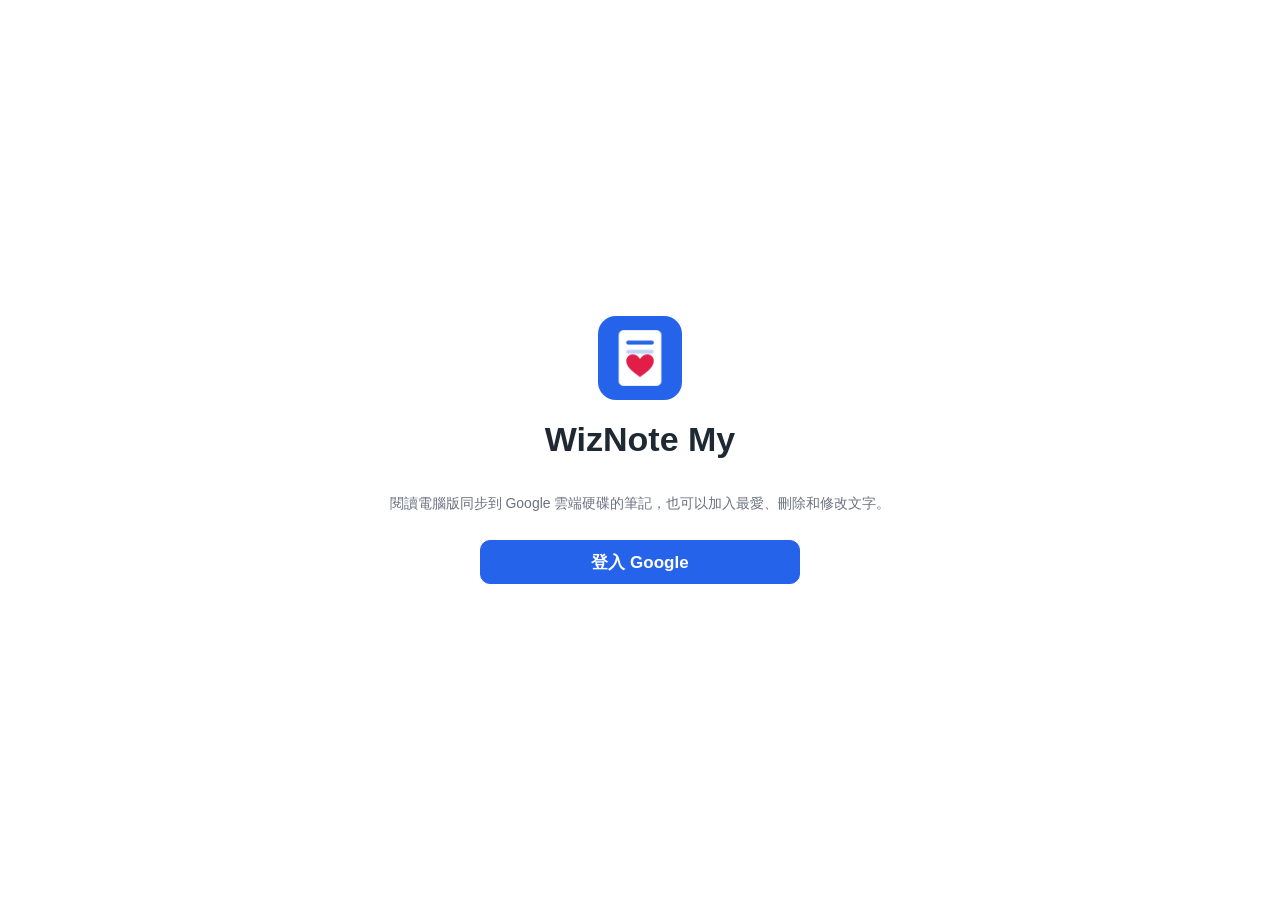
<file: index.html>
<!doctype html>
<html lang="zh-Hant">
<head>
<meta charset="utf-8">
<meta name="viewport" content="width=device-width, initial-scale=1, viewport-fit=cover">
<meta name="apple-mobile-web-app-capable" content="yes">
<meta name="apple-mobile-web-app-title" content="WizNote My">
<meta name="apple-mobile-web-app-status-bar-style" content="default">
<meta name="referrer" content="no-referrer">
<meta http-equiv="Content-Security-Policy" content="default-src 'none'; script-src 'self'; style-src 'self'; img-src 'self' blob: data: https:; connect-src https://www.googleapis.com https://*.googleusercontent.com; manifest-src 'self'; worker-src 'self'; base-uri 'none'; form-action 'none'">
<link rel="manifest" href="manifest.webmanifest">
<link rel="apple-touch-icon" href="icons/icon-180.png">
<link rel="stylesheet" href="style.css">
<title>WizNote My</title>
</head>
<body>
<div id="login-view" class="center" hidden>
  <img src="icons/icon-180.png" alt="" width="84" height="84">
  <h1>WizNote My</h1>
  <p class="muted">閱讀電腦版同步到 Google 雲端硬碟的筆記，也可以加入最愛、刪除和修改文字。</p>
  <button id="login" class="primary" type="button">登入 Google</button>
</div>

<div id="home-view" hidden>
  <header class="bar">
    <div class="bar-row">
      <button id="folder-back" class="icon" type="button" aria-label="回上一層" hidden>‹</button>
      <h1 id="home-title">全部筆記</h1>
      <button id="settings" class="icon" type="button" aria-label="設定">⚙︎</button>
    </div>
    <input id="search" type="search" placeholder="搜尋標題與摘要" aria-label="搜尋" autocomplete="off" autocapitalize="off" spellcheck="false">
    <div class="tabs" role="tablist">
      <button class="tab" type="button" role="tab" data-tab="all">全部</button>
      <button class="tab" type="button" role="tab" data-tab="fav">♥ 最愛</button>
      <button class="tab" type="button" role="tab" data-tab="folders">分類</button>
    </div>
    <div id="banner" class="banner" hidden></div>
  </header>
  <div class="sortbar">
    <span id="count" class="muted"></span>
    <select id="sort" aria-label="排序方式">
      <option value="m">修改時間</option>
      <option value="c">建立時間</option>
      <option value="t">標題</option>
    </select>
    <button id="order" type="button"></button>
  </div>
  <div id="folders" hidden></div>
  <button id="search-full" class="wide" type="button" hidden></button>
  <div id="list"></div>
  <div id="sentinel"></div>
</div>

<div id="note-view" hidden>
  <header class="bar">
    <div class="bar-row">
      <button id="note-back" class="icon" type="button" aria-label="返回">‹</button>
      <h1 id="note-title"></h1>
      <button id="note-toc" class="icon" type="button" aria-label="問題目錄" hidden>☰</button>
      <button id="note-fav" class="icon fav-toggle" type="button" aria-label="加入我的最愛">♡</button>
      <button id="note-edit" class="icon" type="button" aria-label="修改內文" disabled>✎</button>
      <button id="note-trash" class="icon" type="button" aria-label="刪除">🗑</button>
      <button id="edit-cancel" class="text-btn" type="button" hidden>取消</button>
      <button id="edit-save" class="text-btn primary" type="button" hidden>儲存</button>
    </div>
  </header>
  <div id="note-banner" class="banner" hidden></div>
  <article>
    <p id="note-meta" class="muted"></p>
    <div id="note-actions" class="actions"></div>
    <div id="note-body" class="content"></div>
    <p id="edit-hint" class="muted" hidden>直接修改文字即可。<code>![image](…)</code> 這類行是圖片，刪掉圖片就不見了。</p>
    <textarea id="note-editor" aria-label="內文" spellcheck="false" autocapitalize="off" hidden></textarea>
  </article>
</div>

<div id="sheet" class="sheet" hidden>
  <div class="sheet-box">
    <h2>設定</h2>
    <p id="sheet-account" class="muted"></p>
    <p id="sheet-storage" class="muted"></p>
    <p id="sheet-pending" class="muted"></p>
    <div id="style-box">
      <h3>閱讀樣式</h3>
      <div class="style-row"><span>底色</span><div class="seg" data-key="theme">
        <button type="button" data-v="auto">自動</button><button type="button" data-v="white">純白</button><button type="button" data-v="paper">紙張</button><button type="button" data-v="green">護眼</button><button type="button" data-v="night">夜間</button>
      </div></div>
      <div class="style-row"><span>字級</span><div class="seg" data-key="size">
        <button type="button" data-v="15">小</button><button type="button" data-v="17">中</button><button type="button" data-v="19">大</button><button type="button" data-v="21">特大</button>
      </div></div>
      <div class="style-row"><span>粗體</span><div class="seg" data-key="boldc">
        <button type="button" data-v="on">帶顏色</button><button type="button" data-v="off">只加粗</button>
      </div></div>
      <div class="style-row"><span>對話</span><div class="seg" data-key="bubble">
        <button type="button" data-v="on">問題加底色</button><button type="button" data-v="off">一般文字</button>
      </div></div>
    </div>
    <button id="refresh" class="wide" type="button">立即更新筆記清單</button>
    <button id="clear-cache" class="wide" type="button">清除手機上的離線內容</button>
    <button id="logout" class="wide" type="button">登出</button>
    <button id="sheet-close" class="wide primary" type="button">關閉</button>
  </div>
</div>

<div id="jump" hidden>
  <button id="jump-top" type="button" aria-label="到最上面">↑</button>
  <button id="jump-bottom" type="button" aria-label="到最下面">↓</button>
</div>

<div id="toc" class="sheet" hidden>
  <div class="sheet-box toc-box">
    <div class="toc-head"><h2>問題目錄</h2><span id="toc-count" class="muted"></span></div>
    <div id="toc-list"></div>
    <button id="toc-close" class="wide primary" type="button">關閉</button>
  </div>
</div>

<div id="toast" hidden></div>
<script src="vendor/marked.umd.js"></script>
<script src="vendor/purify.min.js"></script>
<script src="app.js"></script>
</body>
</html>
</file>
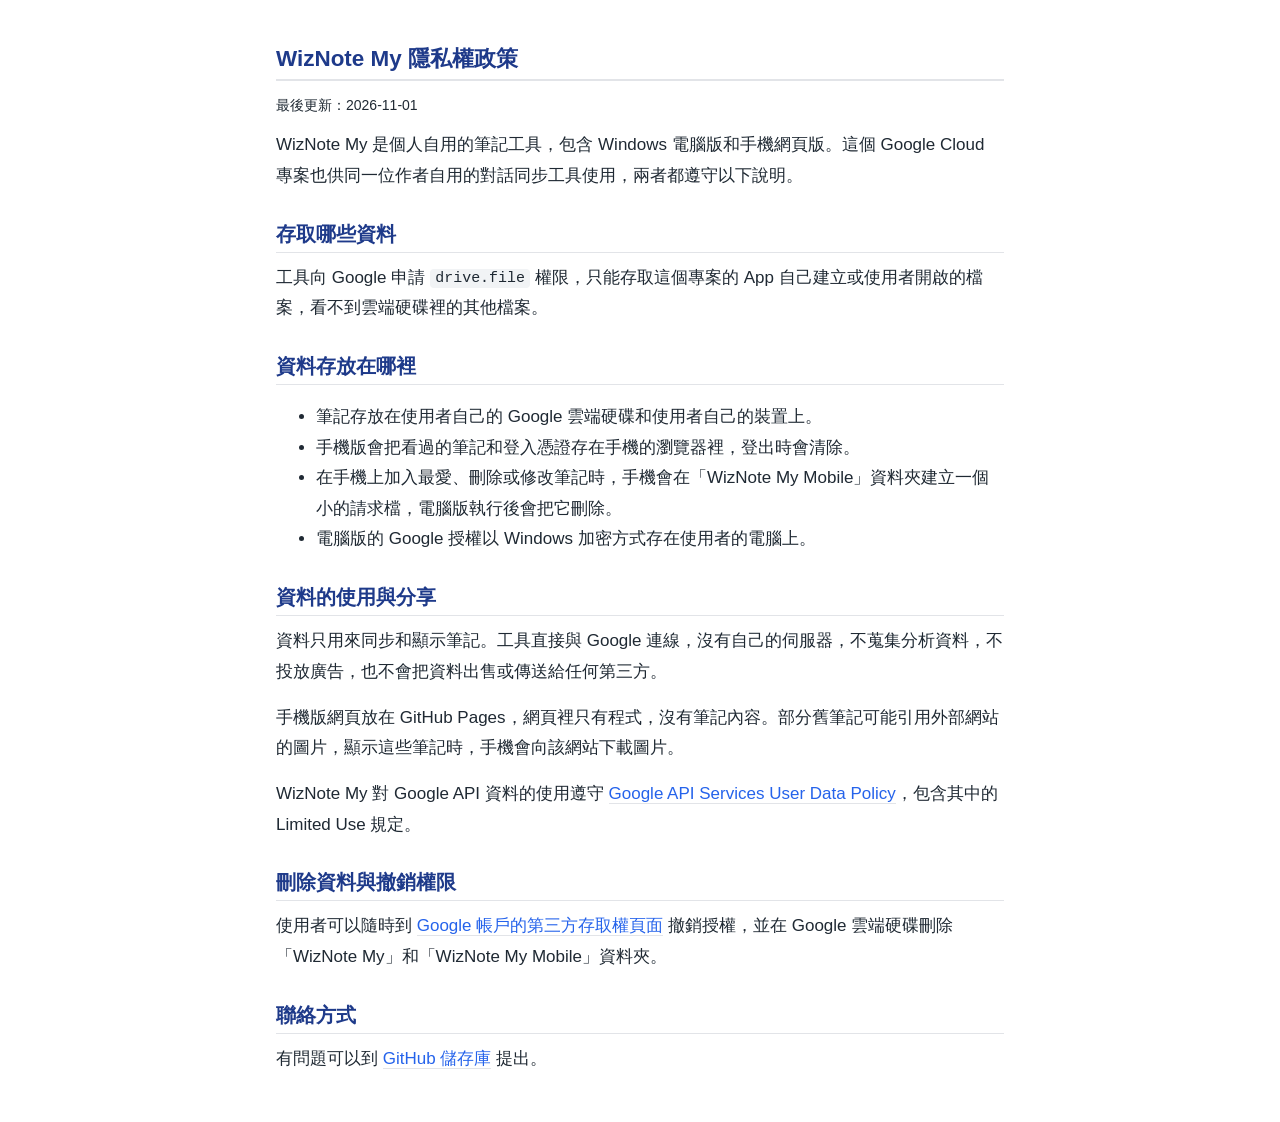
<file: privacy.html>
<!doctype html>
<html lang="zh-Hant">
<head>
<meta charset="utf-8">
<meta name="viewport" content="width=device-width, initial-scale=1, viewport-fit=cover">
<meta name="referrer" content="no-referrer">
<link rel="stylesheet" href="style.css">
<title>隱私權政策</title>
</head>
<body>
<article class="content">
  <h1>WizNote My 隱私權政策</h1>
  <p class="muted">最後更新：2026-11-01</p>
  <p>WizNote My 是個人自用的筆記工具，包含 Windows 電腦版和手機網頁版。這個 Google Cloud 專案也供同一位作者自用的對話同步工具使用，兩者都遵守以下說明。</p>
  <h2>存取哪些資料</h2>
  <p>工具向 Google 申請 <code>drive.file</code> 權限，只能存取這個專案的 App 自己建立或使用者開啟的檔案，看不到雲端硬碟裡的其他檔案。</p>
  <h2>資料存放在哪裡</h2>
  <ul>
    <li>筆記存放在使用者自己的 Google 雲端硬碟和使用者自己的裝置上。</li>
    <li>手機版會把看過的筆記和登入憑證存在手機的瀏覽器裡，登出時會清除。</li>
    <li>在手機上加入最愛、刪除或修改筆記時，手機會在「WizNote My Mobile」資料夾建立一個小的請求檔，電腦版執行後會把它刪除。</li>
    <li>電腦版的 Google 授權以 Windows 加密方式存在使用者的電腦上。</li>
  </ul>
  <h2>資料的使用與分享</h2>
  <p>資料只用來同步和顯示筆記。工具直接與 Google 連線，沒有自己的伺服器，不蒐集分析資料，不投放廣告，也不會把資料出售或傳送給任何第三方。</p>
  <p>手機版網頁放在 GitHub Pages，網頁裡只有程式，沒有筆記內容。部分舊筆記可能引用外部網站的圖片，顯示這些筆記時，手機會向該網站下載圖片。</p>
  <p>WizNote My 對 Google API 資料的使用遵守 <a href="https://developers.google.com/terms/api-services-user-data-policy">Google API Services User Data Policy</a>，包含其中的 Limited Use 規定。</p>
  <h2>刪除資料與撤銷權限</h2>
  <p>使用者可以隨時到 <a href="https://myaccount.google.com/permissions">Google 帳戶的第三方存取權頁面</a> 撤銷授權，並在 Google 雲端硬碟刪除「WizNote My」和「WizNote My Mobile」資料夾。</p>
  <h2>聯絡方式</h2>
  <p>有問題可以到 <a href="https://github.com/ianpy91g/wiznote-my-mobile/issues">GitHub 儲存庫</a> 提出。</p>
</article>
</body>
</html>
</file>
<file: style.css>
/* 閱讀主題：沒選（自動）時跟著系統的深色模式 */
:root { color-scheme: light; --bg: #ffffff; --bar: #f6f7f9; --line: #e2e4e8; --text: #1f2933; --muted: #6b7280; --accent: #2563eb; --accent-soft: #dbe7ff; --hover: #eef0f3; --h: #1e3a8a; --boldc: #b42318; --link: #2563eb; --quote-bg: #f3f6fb; --quote-bar: #93b4f0; --code: #f1f3f5; --stripe: #f7f8fa; --bubble: #eef3fc; --bubble-line: #d6e2f7; --warn-bg: #fff4d6; --warn-text: #7a5200; --fav: #e11d48; --field: #ffffff; }
:root[data-theme="paper"] { --bg: #f6efe0; --bar: #efe5d0; --line: #e0d3b8; --text: #3b3127; --muted: #8a7a66; --accent: #9a5b13; --accent-soft: #ead8b4; --hover: #ece1c9; --h: #7a3e12; --boldc: #9a3412; --link: #8a5a00; --quote-bg: #efe4cf; --quote-bar: #c9a66b; --code: #ebe0c9; --stripe: #f0e7d5; --bubble: #ebdfc6; --bubble-line: #ddcba8; --warn-bg: #f3e2b5; --warn-text: #6b4a00; --fav: #c2410c; --field: #fbf6ec; }
:root[data-theme="green"] { --bg: #e9f2e6; --bar: #dfeadb; --line: #cadbc5; --text: #2a3a2c; --muted: #6c7f6e; --accent: #2f7a45; --accent-soft: #cfe5cf; --hover: #dbe7d6; --h: #2f6b3a; --boldc: #8a4b0f; --link: #2f6b8a; --quote-bg: #dcead6; --quote-bar: #8bb38f; --code: #dbe6d6; --stripe: #e2ecde; --bubble: #d6e6d0; --bubble-line: #bfd6b8; --warn-bg: #f1ecc8; --warn-text: #5c5200; --fav: #e11d48; --field: #f3f8f1; }
:root[data-theme="night"] { color-scheme: dark; --bg: #16181d; --bar: #1d2026; --line: #2c313a; --text: #d7dae0; --muted: #8b919c; --accent: #6ea0ff; --accent-soft: #1d2d4d; --hover: #252932; --h: #8ab4f8; --boldc: #f2c879; --link: #8ab4f8; --quote-bg: #1f232b; --quote-bar: #4a5568; --code: #1f232b; --stripe: #1b1e24; --bubble: #232a36; --bubble-line: #313a4a; --warn-bg: #3a2f12; --warn-text: #f4d58d; --fav: #fb7185; --field: #111317; }
@media (prefers-color-scheme: dark) {
  :root:not([data-theme]) { color-scheme: dark; --bg: #16181d; --bar: #1d2026; --line: #2c313a; --text: #d7dae0; --muted: #8b919c; --accent: #6ea0ff; --accent-soft: #1d2d4d; --hover: #252932; --h: #8ab4f8; --boldc: #f2c879; --link: #8ab4f8; --quote-bg: #1f232b; --quote-bar: #4a5568; --code: #1f232b; --stripe: #1b1e24; --bubble: #232a36; --bubble-line: #313a4a; --warn-bg: #3a2f12; --warn-text: #f4d58d; --fav: #fb7185; --field: #111317; }
}
:root { --read-size: 17px; }
* { box-sizing: border-box; -webkit-tap-highlight-color: transparent; }
[hidden] { display: none !important; }
html, body { margin: 0; background: var(--bg); color: var(--text); }
body { font: 17px/1.6 -apple-system, BlinkMacSystemFont, "PingFang TC", "Microsoft JhengHei", sans-serif; -webkit-text-size-adjust: 100%; overflow-wrap: anywhere; }
h1, h2 { margin: 0; }
button, input, select { font: inherit; color: inherit; }
button { min-height: 44px; border: 1px solid var(--line); border-radius: 10px; background: var(--bg); padding: 0 12px; cursor: pointer; }
button.primary { background: var(--accent); border-color: var(--accent); color: #fff; font-weight: 600; }
button.wide { display: block; width: calc(100% - 32px); margin: 8px 16px; }
.muted { color: var(--muted); font-size: 14px; }

.center { min-height: 100vh; min-height: 100dvh; display: flex; flex-direction: column; align-items: center; justify-content: center; gap: 12px; padding: 24px; text-align: center; }
.center img { border-radius: 18px; }
.center button { width: 100%; max-width: 320px; }

.bar { position: sticky; top: 0; z-index: 5; background: var(--bar); border-bottom: 1px solid var(--line); padding: env(safe-area-inset-top) 12px 8px; }
.bar-row { display: flex; align-items: center; gap: 6px; min-height: 48px; }
.bar h1 { flex: 1; min-width: 0; font-size: 18px; line-height: 1.3; }
#home-title, #note-title { display: -webkit-box; -webkit-line-clamp: 2; -webkit-box-orient: vertical; overflow: hidden; }
.icon { flex: none; width: 44px; padding: 0; border: 0; background: none; font-size: 24px; }
#search { display: block; width: 100%; min-height: 40px; padding: 0 12px; border: 1px solid var(--line); border-radius: 10px; background: var(--bg); font-size: 16px; }
.tabs { display: flex; gap: 6px; margin-top: 8px; }
.tab { flex: 1; min-height: 38px; font-size: 15px; }
.tab.on { background: var(--accent-soft); border-color: var(--accent); color: var(--accent); font-weight: 600; }

.banner { display: flex; align-items: center; gap: 10px; padding: 8px 16px; background: var(--warn-bg); color: var(--warn-text); font-size: 14px; }
.bar .banner { margin: 8px -12px -8px; }
.banner span { flex: 1; }
.banner button { flex: none; min-height: 36px; background: transparent; border-color: currentColor; color: inherit; font-size: 14px; }

.sortbar { display: flex; align-items: center; gap: 8px; padding: 8px 16px; border-bottom: 1px solid var(--line); }
.sortbar #count { flex: 1; }
.sortbar select { min-height: 36px; border: 1px solid var(--line); border-radius: 8px; background: var(--bg); padding: 0 6px; font-size: 14px; }
.sortbar button { min-height: 36px; font-size: 14px; white-space: nowrap; }

.row { display: block; width: 100%; padding: 10px 16px; border: 0; border-bottom: 1px solid var(--line); border-radius: 0; background: none; text-align: left; }
.row .t { font-weight: 600; line-height: 1.35; display: -webkit-box; -webkit-line-clamp: 2; -webkit-box-orient: vertical; overflow: hidden; }
.row .t .fav { margin-right: 4px; }
.row .s { color: var(--muted); font-size: 14px; line-height: 1.4; margin-top: 2px; overflow: hidden; white-space: nowrap; text-overflow: ellipsis; }
.row .m { display: flex; justify-content: space-between; gap: 10px; color: var(--muted); font-size: 12px; margin-top: 2px; }
.row .m .f { min-width: 0; overflow: hidden; white-space: nowrap; text-overflow: ellipsis; }
.row .m .d { flex: none; }
.folder-row { display: flex; align-items: center; gap: 8px; width: 100%; min-height: 48px; padding: 0 16px; border: 0; border-bottom: 1px solid var(--line); border-radius: 0; background: none; text-align: left; }
.folder-row .n { flex: 1; min-width: 0; font-weight: 600; }
.folder-row .c { color: var(--muted); font-size: 14px; }
.fav { color: var(--fav); }
.fav-toggle { color: var(--muted); }
.fav-toggle.on { color: var(--fav); }
#note-trash { font-size: 20px; }
#note-edit { font-size: 22px; }
#note-toc { font-size: 22px; }
/* 跳到某一題時不要被固定的標題列蓋住 */
.content .turn-q { scroll-margin-top: calc(72px + env(safe-area-inset-top)); }

#jump { position: fixed; right: 12px; bottom: calc(76px + env(safe-area-inset-bottom)); z-index: 15; display: flex; flex-direction: column; gap: 8px; }
#jump button { width: 44px; height: 44px; min-height: 44px; padding: 0; border-radius: 22px; border: 1px solid var(--line); background: var(--bar); color: var(--text); font-size: 20px; opacity: .88; box-shadow: 0 2px 8px rgba(0,0,0,.18); }

.toc-box { max-height: 80vh; max-height: 80dvh; display: flex; flex-direction: column; }
.toc-head { display: flex; align-items: baseline; gap: 10px; padding: 0 16px 6px; }
.toc-head h2 { padding: 0; }
#toc-list { flex: 1; min-height: 0; overflow-y: auto; -webkit-overflow-scrolling: touch; border-top: 1px solid var(--line); }
.toc-item { display: grid; grid-template-columns: 28px 1fr; grid-template-rows: auto auto; column-gap: 6px; width: 100%; min-height: 52px; padding: 8px 16px 8px 10px; border: 0; border-bottom: 1px solid var(--line); border-radius: 0; background: none; text-align: left; }
.toc-item.on { background: var(--accent-soft); }
.toc-n { grid-row: 1 / 3; color: var(--muted); font-size: 13px; text-align: right; padding-top: 2px; }
.toc-t { font-size: 15px; line-height: 1.35; display: -webkit-box; -webkit-line-clamp: 2; -webkit-box-orient: vertical; overflow: hidden; }
.toc-w { color: var(--muted); font-size: 12px; }
#note-edit:disabled { opacity: .35; }
.text-btn { flex: none; min-height: 38px; padding: 0 14px; font-size: 15px; }
#edit-hint { margin: 0 0 8px; }
#note-editor { display: block; width: 100%; min-height: 60vh; padding: 10px; border: 1px solid var(--line); border-radius: 10px; background: var(--bg); color: var(--text); font: 16px/1.6 -apple-system, BlinkMacSystemFont, "PingFang TC", "Microsoft JhengHei", sans-serif; resize: none; overflow: hidden; }
#sentinel { height: 1px; }
.empty { padding: 40px 24px; color: var(--muted); text-align: center; }

article { padding: 12px 16px calc(32px + env(safe-area-inset-bottom)); max-width: 760px; margin: 0 auto; }
#note-meta { margin: 0 0 8px; }
.actions { display: flex; flex-wrap: wrap; gap: 8px; margin-bottom: 12px; }
.actions:empty { display: none; }
.actions button, .actions a { display: inline-flex; align-items: center; min-height: 40px; max-width: 100%; padding: 0 12px; border: 1px solid var(--line); border-radius: 10px; color: var(--text); font-size: 14px; text-decoration: none; }
.content img { display: block; max-width: 100%; height: auto; margin: 8px 0; border-radius: 4px; }
.content img.missing { display: inline-block; padding: 4px 8px; background: var(--code); color: var(--muted); font-size: 13px; }
.content table { display: block; max-width: 100%; overflow-x: auto; }
.content pre { font-size: 14px; }

/* ---- 閱讀樣式 ---- */
.content { font-size: var(--read-size); line-height: 1.8; color: var(--text); }
.content p { margin: 0 0 .9em; color: var(--text); }
.content li, .content td, .content ul, .content ol { color: var(--text); }
.content a { color: var(--link); text-decoration: none; border-bottom: 1px solid var(--line); }
.content strong { font-weight: 700; color: inherit; }
body.boldc .content strong { color: var(--boldc); }
.content h1, .content h2, .content h3, .content h4 { color: var(--h); line-height: 1.4; margin: 1.4em 0 .5em; }
.content h1 { font-size: 1.32em; border-bottom: 2px solid var(--line); padding-bottom: .2em; }
.content h2 { font-size: 1.18em; border-bottom: 1px solid var(--line); padding-bottom: .2em; }
.content h3 { font-size: 1.06em; border: 0; }
.content blockquote { margin: 1em 0; padding: .5em 1em; background: var(--quote-bg); border-left: 4px solid var(--quote-bar); border-radius: 0 8px 8px 0; color: var(--text); }
.content blockquote p { color: var(--text); }
.content blockquote p:last-child { margin-bottom: 0; }
.content code { background: var(--code); color: inherit; border-radius: 4px; padding: .1em .35em; font-size: .88em; }
.content pre { background: var(--code); border-radius: 8px; padding: .8em 1em; overflow-x: auto; line-height: 1.5; }
.content pre code { background: none; padding: 0; }
.content table { border-collapse: collapse; font-size: .92em; color: var(--text); border-color: var(--line); }
.content th, .content td { border: 1px solid var(--line); padding: .4em .7em; }
.content th, .content th p { background: var(--bar); color: var(--text); font-weight: 600; }
.content tr:nth-child(even) td { background: var(--stripe); }
.content hr { border: 0; border-top: 1px solid var(--line); margin: 1.4em 0; }
.content del { color: var(--muted); }
/* AI 對話 */
.content .turn { margin: 0 0 1em; }
.content .who { margin: 0 0 .3em; font-size: .92em; }
.content .who .when { color: var(--muted); font-weight: 400; font-size: .88em; margin-left: .3em; }
body.boldc .content .who strong { color: var(--text); }
body.bubble .content .turn-user { background: var(--bubble); border: 1px solid var(--bubble-line); border-radius: 14px 14px 14px 4px; padding: .6em .95em .15em; margin: 1.5em 0 1em; }
body:not(.bubble) .content .turn-user { border-top: 1px solid var(--line); padding-top: .9em; margin-top: 1.4em; }

/* 設定裡的閱讀樣式 */
#style-box { margin: 10px 0 4px; padding: 8px 16px 2px; border-top: 1px solid var(--line); }
#style-box h3 { margin: 0 0 4px; font-size: 15px; }
.style-row { display: flex; align-items: center; gap: 6px; margin: 6px 0; }
.style-row > span { width: 2.6em; flex: none; color: var(--muted); font-size: 13px; }
.seg { display: flex; flex: 1; gap: 4px; min-width: 0; }
.seg button { flex: 1; min-width: 0; min-height: 36px; padding: 0 2px; font-size: 13px; border-radius: 8px; }
.seg button.on { border-color: var(--accent); color: var(--accent); font-weight: 600; box-shadow: inset 0 0 0 1px var(--accent); }

.sheet { position: fixed; inset: 0; z-index: 20; display: flex; align-items: flex-end; background: rgba(0,0,0,.35); }
.sheet-box { width: 100%; padding: 16px 0 calc(16px + env(safe-area-inset-bottom)); background: var(--bg); border-radius: 16px 16px 0 0; }
.sheet-box h2 { padding: 0 16px; font-size: 18px; }
.sheet-box p { margin: 6px 16px; }
#toast { position: fixed; left: 16px; right: 16px; bottom: calc(20px + env(safe-area-inset-bottom)); z-index: 30; padding: 10px 14px; border-radius: 10px; background: #1f2937; color: #fff; font-size: 14px; text-align: center; }
</file>
